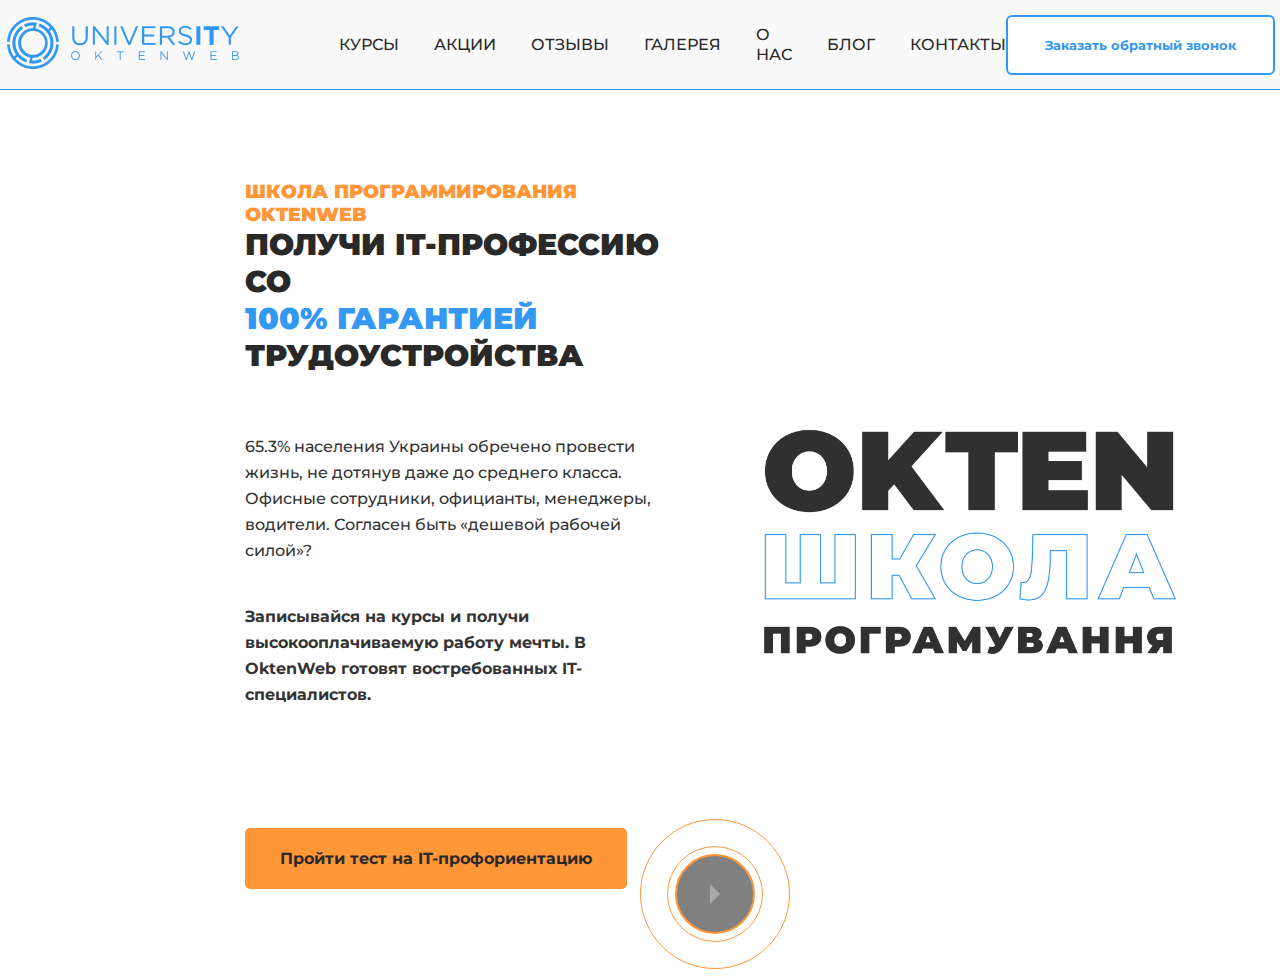
<file: index.html>
<!DOCTYPE html>
<html lang="en">
<head>
    <meta charset="UTF-8">
    <link rel="stylesheet" href="style/style.css">
    <title>Main</title>
</head>
<body>
    <div class="container">
        <header class="header">
            <div class="logo">
                <img src="./img/logo.png" alt="logo Okten">
            </div>
            <nav class="navigation">
                <div><a href="">КУРСЫ</a></div>
                <div><a href="">АКЦИИ</a></div>
                <div><a href="">ОТЗЫВЫ</a></div>
                <div><a href="">ГАЛЕРЕЯ</a></div>
                <div><a href="">О НАС</a></div>
                <div><a href="">БЛОГ</a></div>
                <div><a href="">КОНТАКТЫ</a></div>
            </nav>
            <div class="nav-button">
                <button>Заказать обратный звонок</button>
            </div>
        </header>
        <div class="promo">
            <div class="left-side">
                <h1>ШКОЛА ПРОГРАММИРОВАНИЯ OKTENWEB</h1>
                <h3>ПОЛУЧИ IT-ПРОФЕССИЮ  СО<br>
                    <span>100% ГАРАНТИЕЙ</span> <br>ТРУДОУСТРОЙСТВА
                </h3>
                <div class="txt-descr">
                    <p>65.3% населения Украины обречено провести жизнь, не дотянув даже до среднего
                       класса.
                       Офисные сотрудники,
                       официанты, менеджеры, водители. Согласен быть «‎дешевой рабочей силой»?
                    </p>
                    <p>Записывайся на курсы и получи высокооплачиваемую работу мечты. В OktenWeb
                       готовят
                       востребованных
                       IT-специалистов.
                    </p>
                </div>
                <button>
                    Пройти тест на IT-профориентацию
                </button>
            </div>
            <div class="play-button flex-center">
                <div class="middle-border flex-center">
                    <div class="triangle-border flex-center">
                        <div class="triangle arrow-right flex-center"></div>
                    </div>
                </div>
            </div>
            <div class="right-side">
                <img src="./img/okten.png" alt="Okten programing School">
            </div>
        </div>
    </div>
</body>
</html>
</file>
<file: style/style.css>
@import url('https://fonts.googleapis.com/css2?family=Montserrat:wght@100;200;300;400;500;600;700;800;900&display=swap');

* {
    margin: 0;
    padding: 0;
    box-sizing: border-box;
    font-family: 'Montserrat', sans-serif;
}

.container {
    margin: 0 auto;
}

.header {
    display: flex;
    width: 100%;
    max-width: 1720px;
    margin: 0 auto;
    align-items: center;
    background-color: #F9F9F9;
    height: 90px;
    border-bottom: 1px solid #3298F2;
    padding: 5px;
}

.navigation {
    flex-grow: 1;
    display: flex;
    column-gap: 35px;
    margin-left: 100px;
    align-items: center;
}

.nav-button {
    width: 300px;
}

.header button {
    color: #3298F2;
    height: 60px;
    border: 2px solid #3298F2;
    border-radius: 6px;
    font-weight: bold;
    background-color: #FFFFFF;
    width: 100%;
}

.header button:hover {
    color: #FFFFFF;
    border: 2px solid red;
    background-color: #3298F2;
}

.header a {
    text-decoration: none;
    font-weight: 500;
    font-size: 16px;
    line-height: 20px;
    color: #292929;
    text-transform: uppercase;
    max-width: 200px;
}

.header a:hover {
    text-decoration: underline;
    color: red;
}

.promo {
    display: flex;
    align-items: center;
    padding: 90px 100px 90px 245px;
    justify-content: space-between;
}

.left-side,.right-side  {
    width: 45%;
}
.left-side h1{
    font-weight: 900;
    font-size: 19px;
    line-height: 23px;
    text-transform: uppercase;
    color: #FF9638;
}
.left-side h3{
    font-weight: 900;
    font-size: 30px;
    line-height: 37px;
    text-transform: uppercase;
    color: #292929;
}
.left-side h3 span{
    color: #3298F2;
}
.txt-descr{
    margin-top: 60px;
    font-weight: 500;
    font-size: 16px;
    line-height: 26px;
    color: #333333;
}
.txt-descr p:last-child {
    font-weight: bold;
    margin-top: 40px;
}
.left-side button{
    width: 382px;
    height: 61px;
    font-weight: bold;
    font-size: 16px;
    line-height: 26px;
    color: #292929;
    background: #FF9638;
    border-radius: 5px;
    border: none;
    margin-top: 120px;
}
.left-side button:hover{
    color: #FF9638;
    background: #292929;
}
.right-side img {
    width: 100%;
}
.play-button, .middle-border, .triangle-border{
    border-radius: 50%;
}
.play-button{
    position: absolute;
    left: 50%;
    right: 50%;
    top: 91%;
    border: 1px solid #FF9638;
    width: 150px;
    height: 150px;
    cursor: pointer;
}
.middle-border{
    border: 1px solid #FF9638;
    width: 96px;
    height: 96px;
}
.triangle-border{
    border: 2px solid #FF9638;
    width: 80px;
    height: 80px;
    background-color: gray;
}
.flex-center{
    display: flex;
    justify-content: center;
    align-items: center;
}
.triangle{

}
.arrow-right {
    width: 0;
    height: 0;
    border-top: 10px solid transparent;
    border-left: 10px solid darkgray;
    border-bottom: 10px solid transparent;
}
.triangle-border::before {
    content: '';
    position: absolute;
    width: 100%;
    height: 100%;
    border-radius: 50%;
    background-color: dodgerblue;
    opacity: 0;
    animation: xxx 1s infinite;
}

@keyframes xxx {
    0% {
        opacity: 0;
    }
    100% {
        opacity: 0.5;
        transform: scale(1.1);
    }
}
</file>
